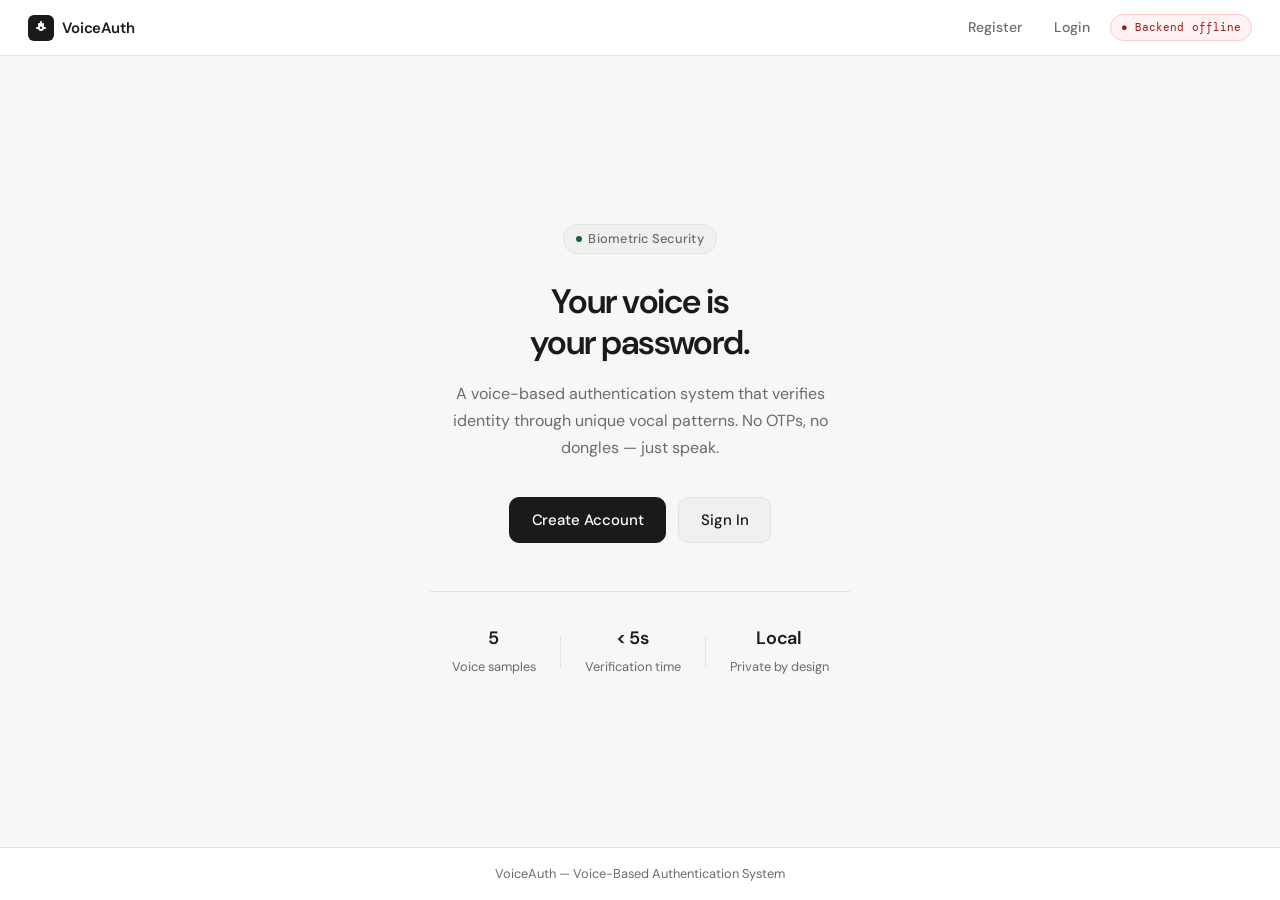
<file: frontend-copy/index.html>
<!DOCTYPE html>
<html lang="en">
<head>
  <meta charset="UTF-8" />
  <meta name="viewport" content="width=device-width, initial-scale=1.0" />
  <title>VoiceAuth — Voice-Based Authentication</title>
  <link rel="stylesheet" href="css/styles.css" />
  <link rel="stylesheet" href="css/components.css" />
  <link rel="stylesheet" href="css/responsive.css" />
</head>
<body>
<div class="app-wrapper">

  <!-- Navbar -->
  <nav class="navbar">
    <a href="index.html" class="navbar-brand">
      <div class="brand-mark">
        <svg viewBox="0 0 14 14" xmlns="http://www.w3.org/2000/svg">
          <path d="M7 1v4M5 3h4M3 7h2M9 7h2M5 7a2 2 0 0 0 4 0V5a2 2 0 0 0-4 0v2z"/>
        </svg>
      </div>
      VoiceAuth
    </a>
    <div class="navbar-right">
      <a href="register.html" class="nav-link">Register</a>
      <a href="login.html" class="nav-link">Login</a>
      <span id="health-badge" class="health-badge">Checking…</span>
    </div>
  </nav>

  <!-- Hero -->
  <main class="page-center">
    <section class="hero-section">

      <div class="hero-badge">
        <span class="hero-badge-dot"></span>
        Biometric Security
      </div>

      <h1>Your voice is<br/>your password.</h1>

      <p>
        A voice-based authentication system that verifies identity through
        unique vocal patterns. No OTPs, no dongles — just speak.
      </p>

      <div class="hero-actions">
        <a href="register.html" class="btn btn-primary">Create Account</a>
        <a href="login.html" class="btn btn-secondary">Sign In</a>
      </div>

      <div class="hero-meta">
        <div class="hero-meta-item">
          <strong>5</strong>
          <span>Voice samples</span>
        </div>
        <div class="hero-meta-sep"></div>
        <div class="hero-meta-item">
          <strong>&lt; 5s</strong>
          <span>Verification time</span>
        </div>
        <div class="hero-meta-sep"></div>
        <div class="hero-meta-item">
          <strong>Local</strong>
          <span>Private by design</span>
        </div>
      </div>

    </section>
  </main>

  <!-- Footer -->
  <footer>
    <p>VoiceAuth &mdash; Voice-Based Authentication System</p>
  </footer>

</div>

<!-- Toast container -->
<div id="toast-container"></div>

<!-- Scripts -->
<script src="js/config.js"></script>
<script src="js/api.js"></script>
<script src="js/ui.js"></script>
<script>
  document.addEventListener("DOMContentLoaded", () => {
    UI.initHealthBadge();
  });
</script>
</body>
</html>
</file>
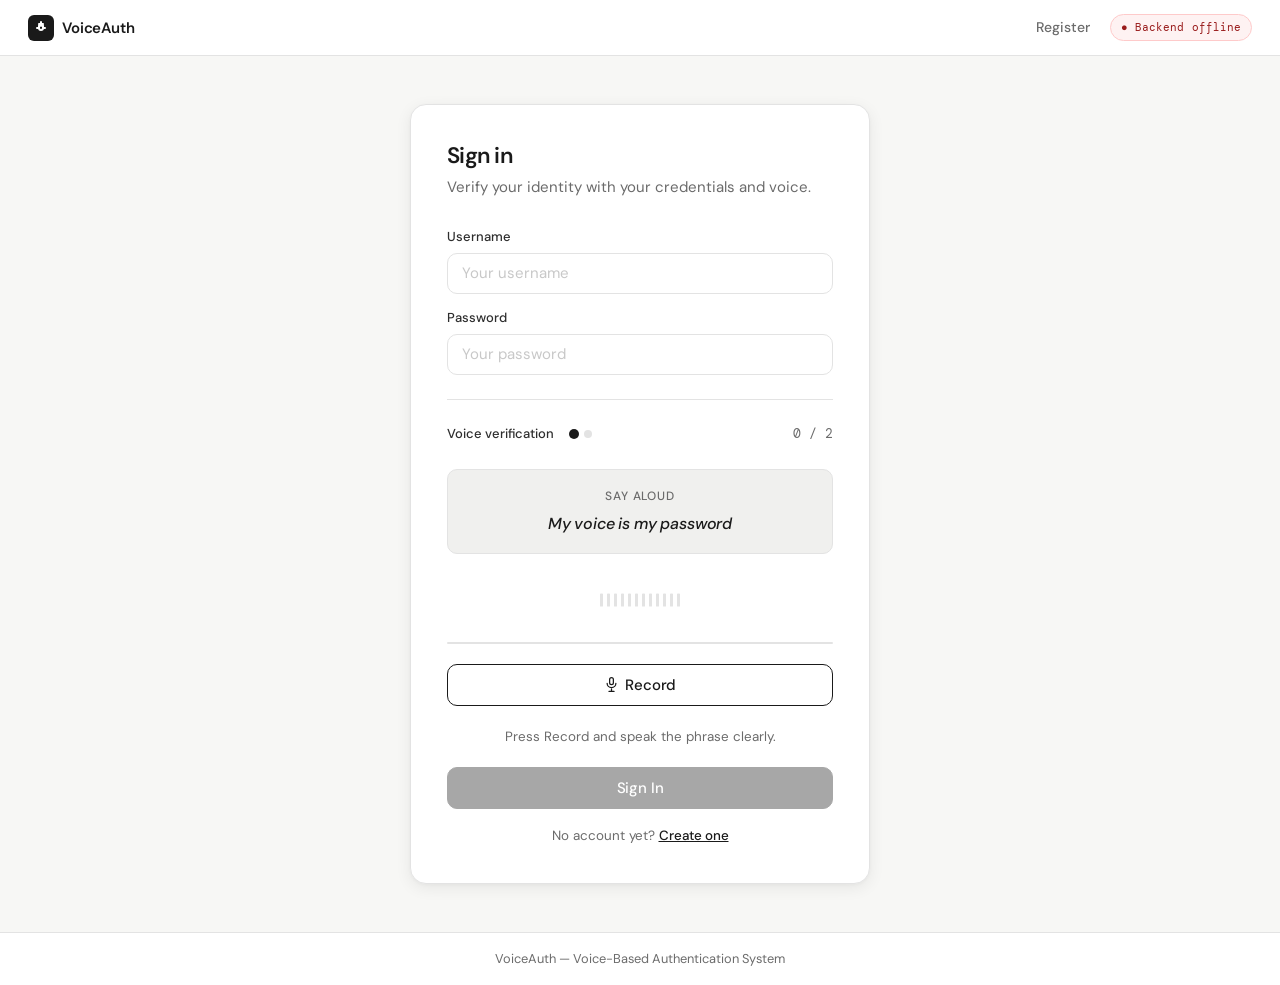
<file: frontend-copy/login.html>
<!DOCTYPE html>
<html lang="en">
<head>
  <meta charset="UTF-8" />
  <meta name="viewport" content="width=device-width, initial-scale=1.0" />
  <title>Sign In — VoiceAuth</title>
  <link rel="stylesheet" href="css/styles.css" />
  <link rel="stylesheet" href="css/components.css" />
  <link rel="stylesheet" href="css/responsive.css" />
</head>
<body>
<div class="app-wrapper">

  <!-- Navbar -->
  <nav class="navbar">
    <a href="index.html" class="navbar-brand">
      <div class="brand-mark">
        <svg viewBox="0 0 14 14" xmlns="http://www.w3.org/2000/svg">
          <path d="M7 1v4M5 3h4M3 7h2M9 7h2M5 7a2 2 0 0 0 4 0V5a2 2 0 0 0-4 0v2z"/>
        </svg>
      </div>
      VoiceAuth
    </a>
    <div class="navbar-right">
      <a href="register.html" class="nav-link">Register</a>
      <span id="health-badge" class="health-badge">Checking…</span>
    </div>
  </nav>

  <!-- Main -->
  <main class="page-center">
    <div class="card voice-card">

      <!-- Header -->
      <div class="card-header">
        <h2>Sign in</h2>
        <p>Verify your identity with your credentials and voice.</p>
      </div>

      <!-- Credentials -->
      <div class="form-group">
        <label class="form-label" for="username">Username</label>
        <input
          class="form-input"
          type="text"
          id="username"
          placeholder="Your username"
          autocomplete="username"
          spellcheck="false"
        />
      </div>

      <div class="form-group">
        <label class="form-label" for="password">Password</label>
        <input
          class="form-input"
          type="password"
          id="password"
          placeholder="Your password"
          autocomplete="current-password"
        />
      </div>

      <div class="divider"></div>

      <!-- Voice section header -->
      <div class="steps-row">
        <span style="font-size:0.8125rem; font-weight:500; color:var(--charcoal);">Voice verification</span>
        <div id="steps-track" style="display:flex;gap:0.4rem;margin-left:0.5rem;"></div>
        <span id="step-counter" class="step-counter">0 / 2</span>
      </div>

      <!-- Prompt -->
      <div class="prompt-box">
        <div class="prompt-label">Say aloud</div>
        <div id="prompt-text" class="prompt-text">My voice is my password</div>
      </div>

      <!-- Waveform -->
      <div id="waveform" class="waveform-wrap">
        <div class="waveform-bar"></div>
        <div class="waveform-bar"></div>
        <div class="waveform-bar"></div>
        <div class="waveform-bar"></div>
        <div class="waveform-bar"></div>
        <div class="waveform-bar"></div>
        <div class="waveform-bar"></div>
        <div class="waveform-bar"></div>
        <div class="waveform-bar"></div>
        <div class="waveform-bar"></div>
        <div class="waveform-bar"></div>
        <div class="waveform-bar"></div>
      </div>

      <!-- Timer bar -->
      <div class="timer-track">
        <div id="timer-bar"></div>
      </div>

      <!-- Record row -->
      <div class="record-row">
        <button type="button" id="record-btn" class="btn btn-record">
          <svg class="mic-icon" viewBox="0 0 24 24" fill="none" stroke="currentColor" stroke-width="2" stroke-linecap="round" stroke-linejoin="round">
            <rect x="9" y="1" width="6" height="11" rx="3"/>
            <path d="M5 10a7 7 0 0 0 14 0"/>
            <line x1="12" y1="19" x2="12" y2="23"/>
            <line x1="8" y1="23" x2="16" y2="23"/>
          </svg>
          Record
        </button>
      </div>

      <!-- Status -->
      <p id="status-msg" class="status-msg status-neutral">
        Press Record and speak the phrase clearly.
      </p>

      <div style="margin-top:1.25rem;">
        <button type="button" id="submit-btn" class="btn btn-primary btn-full" disabled>
          Sign In
        </button>
      </div>

      <p style="text-align:center; margin-top:1rem; font-size:0.8375rem; color:var(--muted);">
        No account yet? <a href="register.html" style="color:var(--ink); font-weight:500;">Create one</a>
      </p>

    </div>
  </main>

  <!-- Footer -->
  <footer>
    <p>VoiceAuth &mdash; Voice-Based Authentication System</p>
  </footer>

</div>

<!-- Toast -->
<div id="toast-container"></div>

<!-- Scripts (order matters) -->
<script src="js/config.js"></script>
<script src="js/api.js"></script>
<script src="js/recorder.js"></script>
<script src="js/ui.js"></script>
<script src="js/login.js"></script>
<script>
  // Prevent any Enter key from reloading
  document.addEventListener("keydown", (e) => {
    if (e.key === "Enter") e.preventDefault();
  });
</script>
</body>
</html>
</file>
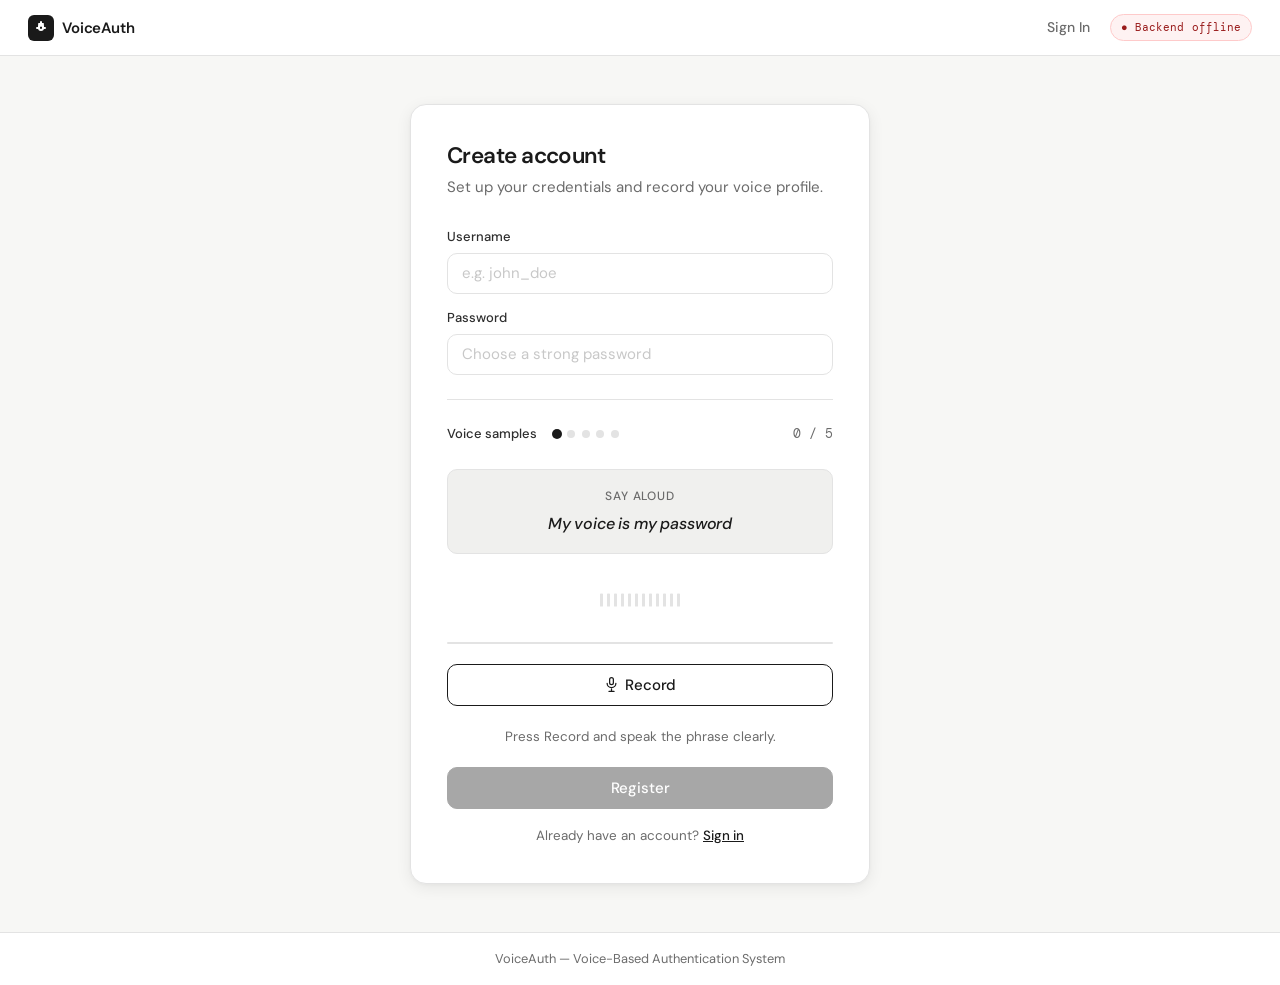
<file: frontend-copy/register.html>
<!DOCTYPE html>
<html lang="en">
<head>
  <meta charset="UTF-8" />
  <meta name="viewport" content="width=device-width, initial-scale=1.0" />
  <title>Register — VoiceAuth</title>
  <link rel="stylesheet" href="css/styles.css" />
  <link rel="stylesheet" href="css/components.css" />
  <link rel="stylesheet" href="css/responsive.css" />
</head>
<body>
<div class="app-wrapper">

  <!-- Navbar -->
  <nav class="navbar">
    <a href="index.html" class="navbar-brand">
      <div class="brand-mark">
        <svg viewBox="0 0 14 14" xmlns="http://www.w3.org/2000/svg">
          <path d="M7 1v4M5 3h4M3 7h2M9 7h2M5 7a2 2 0 0 0 4 0V5a2 2 0 0 0-4 0v2z"/>
        </svg>
      </div>
      VoiceAuth
    </a>
    <div class="navbar-right">
      <a href="login.html" class="nav-link">Sign In</a>
      <span id="health-badge" class="health-badge">Checking…</span>
    </div>
  </nav>

  <!-- Main -->
  <main class="page-center">
    <div class="card voice-card">

      <!-- Header -->
      <div class="card-header">
        <h2>Create account</h2>
        <p>Set up your credentials and record your voice profile.</p>
      </div>

      <!-- Credentials -->
      <div class="form-group">
        <label class="form-label" for="username">Username</label>
        <input
          class="form-input"
          type="text"
          id="username"
          placeholder="e.g. john_doe"
          autocomplete="username"
          spellcheck="false"
        />
      </div>

      <div class="form-group">
        <label class="form-label" for="password">Password</label>
        <input
          class="form-input"
          type="password"
          id="password"
          placeholder="Choose a strong password"
          autocomplete="new-password"
        />
      </div>

      <div class="divider"></div>

      <!-- Voice section header -->
      <div class="steps-row">
        <span style="font-size:0.8125rem; font-weight:500; color:var(--charcoal);">Voice samples</span>
        <div id="steps-track" style="display:flex;gap:0.4rem;margin-left:0.5rem;"></div>
        <span id="step-counter" class="step-counter">0 / 5</span>
      </div>

      <!-- Prompt -->
      <div class="prompt-box">
        <div class="prompt-label">Say aloud</div>
        <div id="prompt-text" class="prompt-text">My voice is my password</div>
      </div>

      <!-- Waveform -->
      <div id="waveform" class="waveform-wrap">
        <div class="waveform-bar"></div>
        <div class="waveform-bar"></div>
        <div class="waveform-bar"></div>
        <div class="waveform-bar"></div>
        <div class="waveform-bar"></div>
        <div class="waveform-bar"></div>
        <div class="waveform-bar"></div>
        <div class="waveform-bar"></div>
        <div class="waveform-bar"></div>
        <div class="waveform-bar"></div>
        <div class="waveform-bar"></div>
        <div class="waveform-bar"></div>
      </div>

      <!-- Timer bar -->
      <div class="timer-track">
        <div id="timer-bar"></div>
      </div>

      <!-- Record row -->
      <div class="record-row">
        <button type="button" id="record-btn" class="btn btn-record">
          <svg class="mic-icon" viewBox="0 0 24 24" fill="none" stroke="currentColor" stroke-width="2" stroke-linecap="round" stroke-linejoin="round">
            <rect x="9" y="1" width="6" height="11" rx="3"/>
            <path d="M5 10a7 7 0 0 0 14 0"/>
            <line x1="12" y1="19" x2="12" y2="23"/>
            <line x1="8" y1="23" x2="16" y2="23"/>
          </svg>
          Record
        </button>
      </div>

      <!-- Status -->
      <p id="status-msg" class="status-msg status-neutral">
        Press Record and speak the phrase clearly.
      </p>

      <div style="margin-top:1.25rem;">
        <button type="button" id="submit-btn" class="btn btn-primary btn-full" disabled>
          Register
        </button>
      </div>

      <p style="text-align:center; margin-top:1rem; font-size:0.8375rem; color:var(--muted);">
        Already have an account? <a href="login.html" style="color:var(--ink); font-weight:500;">Sign in</a>
      </p>

    </div>
  </main>

  <!-- Footer -->
  <footer>
    <p>VoiceAuth &mdash; Voice-Based Authentication System</p>
  </footer>

</div>

<!-- Toast -->
<div id="toast-container"></div>

<!-- Scripts (order matters) -->
<script src="js/config.js"></script>
<script src="js/api.js"></script>
<script src="js/recorder.js"></script>
<script src="js/ui.js"></script>
<script src="js/register.js"></script>
<script>
  // Prevent any Enter key from reloading
  document.addEventListener("keydown", (e) => {
    if (e.key === "Enter") e.preventDefault();
  });
</script>
</body>
</html>
</file>
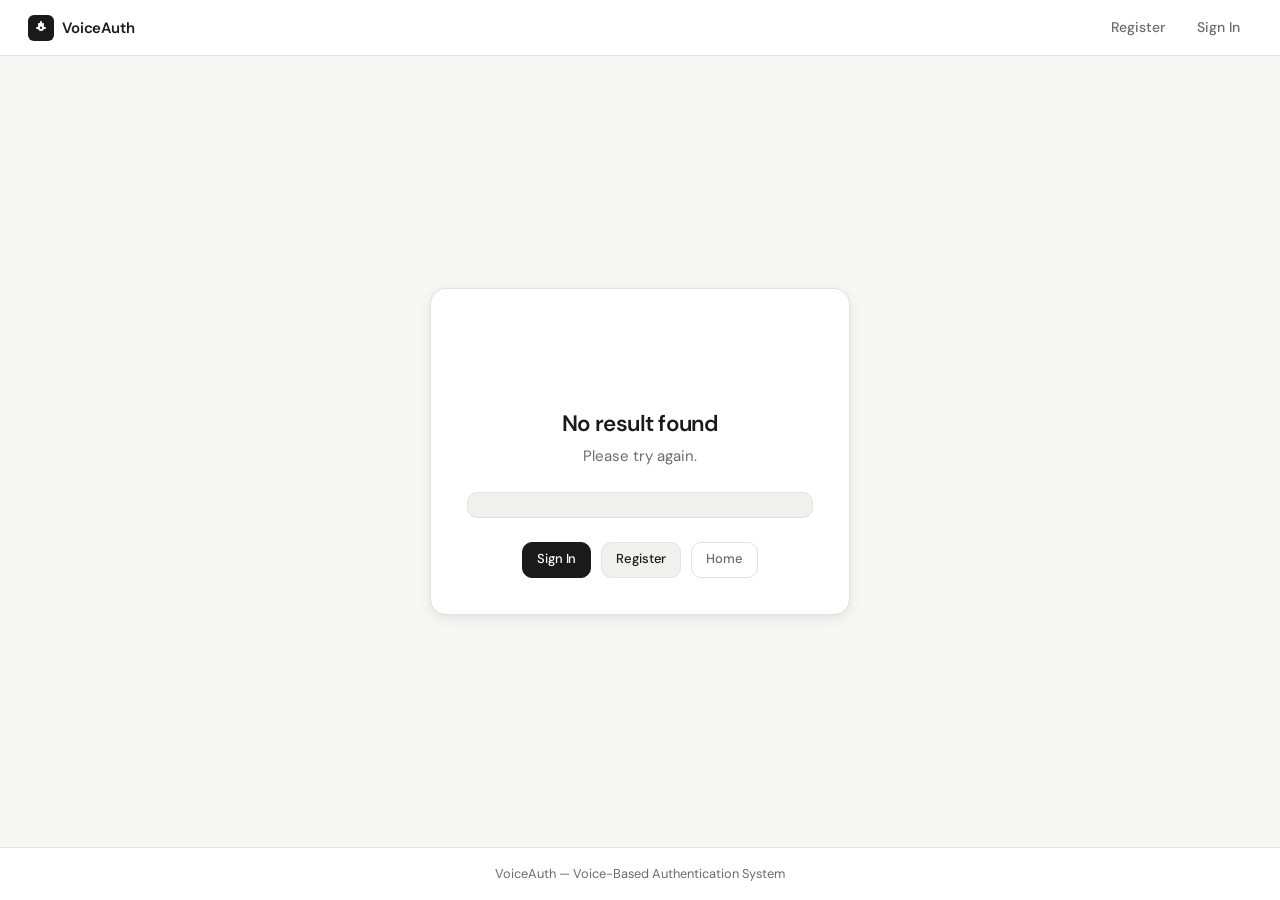
<file: frontend-copy/result.html>
<!DOCTYPE html>
<html lang="en">
<head>
  <meta charset="UTF-8" />
  <meta name="viewport" content="width=device-width, initial-scale=1.0" />
  <meta http-equiv="Cache-Control" content="no-cache, no-store, must-revalidate">
  <title>Result — VoiceAuth</title>
  <link rel="stylesheet" href="css/styles.css" />
  <link rel="stylesheet" href="css/components.css" />
  <link rel="stylesheet" href="css/responsive.css" />
  <style>
    /* Score ring animation on load */
    .score-ring-fill {
      stroke-dasharray: 201;   /* 2π × 32 ≈ 201 */
      stroke-dashoffset: 201;
      transition: stroke-dashoffset 1.1s cubic-bezier(0.4,0,0.2,1) 0.3s;
    }
  </style>
</head>
<body>
<div class="app-wrapper">

  <!-- Navbar -->
  <nav class="navbar">
    <a href="index.html" class="navbar-brand">
      <div class="brand-mark">
        <svg viewBox="0 0 14 14" xmlns="http://www.w3.org/2000/svg">
          <path d="M7 1v4M5 3h4M3 7h2M9 7h2M5 7a2 2 0 0 0 4 0V5a2 2 0 0 0-4 0v2z"/>
        </svg>
      </div>
      VoiceAuth
    </a>
    <div class="navbar-right">
      <a href="register.html" class="nav-link">Register</a>
      <a href="login.html" class="nav-link">Sign In</a>
    </div>
  </nav>

  <!-- Main -->
  <main class="page-center">
    <div id="result-card" class="card result-card">

      <!-- Icon -->
      <div id="result-icon" class="result-icon"></div>

      <!-- Title & subtitle -->
      <h2 id="result-title" class="result-title">Loading…</h2>
      <p id="result-subtitle" class="result-subtitle"></p>

      <!-- Score ring (shown only when score present) -->
      <div id="score-section" class="score-ring-wrap" style="display:none;">
        <div id="score-ring" class="score-ring">
          <svg viewBox="0 0 80 80">
            <circle class="score-ring-bg"   cx="40" cy="40" r="32"/>
            <circle class="score-ring-fill" cx="40" cy="40" r="32" id="score-arc"/>
          </svg>
          <div class="score-center">
            <span id="score-value" class="score-value">—</span>
            <span class="score-label">score</span>
          </div>
        </div>
      </div>

      <!-- Meta details -->
      <div id="result-meta" class="result-meta"></div>

      <!-- Action buttons -->
      <div class="result-actions">
        <a href="login.html"    class="btn btn-primary btn-sm">Sign In</a>
        <a href="register.html" class="btn btn-secondary btn-sm">Register</a>
        <a href="index.html"    class="btn btn-outline btn-sm">Home</a>
      </div>

    </div>
  </main>

  <!-- Footer -->
  <footer>
    <p>VoiceAuth &mdash; Voice-Based Authentication System</p>
  </footer>

</div>

<!-- Toast -->
<div id="toast-container"></div>

<!-- Scripts -->
<script src="js/config.js"></script>
<script src="js/api.js"></script>
<script src="js/ui.js"></script>
<script src="js/result.js"></script>
<script>
  // Animate score ring after result.js renders
  document.addEventListener("DOMContentLoaded", () => {
    // Score ring animation is triggered by result.js
    // via window.animateScoreRing(score, denied)
  });

  window.animateScoreRing = function (score, denied) {
    const section = document.getElementById("score-section");
    const arc     = document.getElementById("score-arc");
    const val     = document.getElementById("score-value");
    const ring    = document.getElementById("score-ring");

    if (!section || !arc) return;

    section.style.display = "flex";

    const circumference = 201;
    const offset = circumference - (score * circumference);

    if (denied) ring.classList.add("score-ring-denied");

    val.textContent = (score * 100).toFixed(1) + "%";

    // Trigger animation after a brief delay
    setTimeout(() => {
      arc.style.strokeDashoffset = offset;
    }, 50);
  };
</script>
</body>
</html>
</file>
<file: frontend-copy/css/styles.css>
/* ─────────────────────────────────────────────
   styles.css  –  Core design system
   Theme: Clean Minimalist / Security SaaS
   ───────────────────────────────────────────── */

@import url('https://fonts.googleapis.com/css2?family=DM+Sans:ital,opsz,wght@0,9..40,300;0,9..40,400;0,9..40,500;0,9..40,600;1,9..40,400&family=DM+Mono:wght@400;500&display=swap');

/* ── CSS Variables ───────────────────────────── */
:root {
  --black:    #0d0d0d;
  --ink:      #1a1a1a;
  --charcoal: #2e2e2e;
  --muted:    #6b6b6b;
  --border:   #e3e3e3;
  --bg:       #f7f7f5;
  --surface:  #ffffff;
  --off:      #f0f0ee;

  --green:    #166534;
  --green-bg: #f0fdf4;
  --green-border: #bbf7d0;
  --red:      #991b1b;
  --red-bg:   #fef2f2;
  --red-border: #fecaca;
  --amber:    #92400e;
  --amber-bg: #fffbeb;
  --amber-border: #fde68a;

  --radius-sm: 6px;
  --radius:    10px;
  --radius-lg: 16px;
  --radius-xl: 24px;

  --shadow-sm: 0 1px 3px rgba(0,0,0,0.06);
  --shadow:    0 4px 16px rgba(0,0,0,0.07), 0 1px 4px rgba(0,0,0,0.04);
  --shadow-lg: 0 12px 40px rgba(0,0,0,0.10), 0 2px 8px rgba(0,0,0,0.05);

  --font-sans: 'DM Sans', system-ui, sans-serif;
  --font-mono: 'DM Mono', 'Courier New', monospace;

  --t: 150ms ease;
}

/* ── Reset ───────────────────────────────────── */
*, *::before, *::after { box-sizing: border-box; margin: 0; padding: 0; }
html { font-size: 16px; scroll-behavior: smooth; }

body {
  font-family: var(--font-sans);
  background: var(--bg);
  color: var(--ink);
  line-height: 1.6;
  -webkit-font-smoothing: antialiased;
  min-height: 100vh;
  display: flex;
  flex-direction: column;
}

/* ── Typography ──────────────────────────────── */
h1 { font-size: 2.125rem; font-weight: 600; letter-spacing: -0.03em; line-height: 1.2; }
h2 { font-size: 1.4rem;   font-weight: 600; letter-spacing: -0.025em; line-height: 1.3; }
h3 { font-size: 1.0625rem; font-weight: 500; }
p  { color: var(--muted); font-size: 0.9375rem; }
a  { color: inherit; }

/* ── App Layout ──────────────────────────────── */
.app-wrapper {
  display: flex;
  flex-direction: column;
  min-height: 100vh;
}

.page-center {
  flex: 1;
  display: flex;
  align-items: center;
  justify-content: center;
  padding: 2rem 1.25rem;
}

/* ── Navbar ──────────────────────────────────── */
.navbar {
  display: flex;
  align-items: center;
  justify-content: space-between;
  padding: 0 1.75rem;
  height: 56px;
  background: var(--surface);
  border-bottom: 1px solid var(--border);
  position: sticky;
  top: 0;
  z-index: 100;
}

.navbar-brand {
  display: flex;
  align-items: center;
  gap: 0.5rem;
  text-decoration: none;
  color: var(--ink);
  font-weight: 600;
  font-size: 0.9375rem;
  letter-spacing: -0.01em;
}

.brand-mark {
  width: 26px;
  height: 26px;
  background: var(--ink);
  border-radius: 6px;
  display: flex;
  align-items: center;
  justify-content: center;
}

.brand-mark svg {
  width: 14px;
  height: 14px;
  fill: none;
  stroke: white;
  stroke-width: 2;
  stroke-linecap: round;
}

.navbar-right {
  display: flex;
  align-items: center;
  gap: 0.5rem;
}

.nav-link {
  text-decoration: none;
  color: var(--muted);
  font-size: 0.875rem;
  font-weight: 500;
  padding: 0.375rem 0.75rem;
  border-radius: var(--radius-sm);
  transition: color var(--t), background var(--t);
}

.nav-link:hover { color: var(--ink); background: var(--off); }
.nav-link.active { color: var(--ink); background: var(--off); }

/* ── Health Badge ────────────────────────────── */
.health-badge {
  font-family: var(--font-mono);
  font-size: 0.6875rem;
  padding: 0.25rem 0.6rem;
  border-radius: 100px;
  border: 1px solid var(--border);
  background: var(--off);
  color: var(--muted);
  transition: all var(--t);
  letter-spacing: 0.01em;
}

.health-badge.connected { color: var(--green); background: var(--green-bg); border-color: var(--green-border); }
.health-badge.offline   { color: var(--red);   background: var(--red-bg);   border-color: var(--red-border);   }
.health-badge.checking  { color: var(--muted); }

/* ── Card ────────────────────────────────────── */
.card {
  background: var(--surface);
  border: 1px solid var(--border);
  border-radius: var(--radius-lg);
  box-shadow: var(--shadow);
  padding: 2.25rem;
  width: 100%;
  max-width: 440px;
  animation: fadeInUp 0.35s ease both;
}

.card-header {
  margin-bottom: 1.75rem;
}

.card-header p {
  margin-top: 0.3rem;
}

/* ── Buttons ─────────────────────────────────── */
.btn {
  display: inline-flex;
  align-items: center;
  justify-content: center;
  gap: 0.4rem;
  font-family: var(--font-sans);
  font-size: 0.9375rem;
  font-weight: 500;
  padding: 0.625rem 1.375rem;
  border-radius: var(--radius);
  border: 1px solid transparent;
  cursor: pointer;
  transition: all var(--t);
  text-decoration: none;
  white-space: nowrap;
  user-select: none;
  letter-spacing: -0.01em;
}

.btn:focus-visible {
  outline: 2px solid var(--ink);
  outline-offset: 3px;
}

.btn-primary {
  background: var(--ink);
  color: #fff;
  border-color: var(--ink);
}
.btn-primary:hover:not(:disabled) {
  background: var(--charcoal);
}

.btn-secondary {
  background: var(--off);
  color: var(--ink);
  border-color: var(--border);
}
.btn-secondary:hover:not(:disabled) {
  background: var(--border);
}

.btn-outline {
  background: transparent;
  color: var(--muted);
  border-color: var(--border);
}
.btn-outline:hover:not(:disabled) {
  background: var(--off);
  color: var(--ink);
}

.btn-record {
  background: var(--surface);
  color: var(--ink);
  border: 1.5px solid var(--ink);
}
.btn-record:hover:not(:disabled) {
  background: var(--ink);
  color: #fff;
}
.btn-record.is-recording {
  background: var(--red-bg);
  border-color: var(--red);
  color: var(--red);
}

.btn:disabled {
  opacity: 0.38;
  cursor: not-allowed;
  pointer-events: none;
}

.btn.loading {
  position: relative;
  color: transparent !important;
  pointer-events: none;
}
.btn.loading::after {
  content: '';
  position: absolute;
  width: 15px;
  height: 15px;
  border: 2px solid rgba(255,255,255,0.35);
  border-top-color: #fff;
  border-radius: 50%;
  animation: spin 0.65s linear infinite;
}
.btn-secondary.loading::after,
.btn-outline.loading::after {
  border-color: rgba(0,0,0,0.15);
  border-top-color: var(--ink);
}

.btn-sm { font-size: 0.8125rem; padding: 0.4rem 0.875rem; }
.btn-full { width: 100%; }

/* ── Form ────────────────────────────────────── */
.form-group { margin-bottom: 0.9rem; }

.form-label {
  display: block;
  font-size: 0.8125rem;
  font-weight: 500;
  color: var(--charcoal);
  margin-bottom: 0.3rem;
}

.form-input {
  width: 100%;
  padding: 0.6rem 0.875rem;
  font-family: var(--font-sans);
  font-size: 0.9375rem;
  color: var(--ink);
  background: var(--surface);
  border: 1.5px solid var(--border);
  border-radius: var(--radius);
  transition: border-color var(--t), box-shadow var(--t);
  outline: none;
}
.form-input:focus {
  border-color: var(--ink);
  box-shadow: 0 0 0 3px rgba(26,26,26,0.07);
}
.form-input::placeholder { color: #c8c8c8; }

/* ── Divider ─────────────────────────────────── */
.divider {
  height: 1px;
  background: var(--border);
  margin: 1.5rem 0;
}

/* ── Footer ──────────────────────────────────── */
footer {
  padding: 1rem 2rem;
  border-top: 1px solid var(--border);
  text-align: center;
  background: var(--surface);
}
footer p { font-size: 0.8rem; color: var(--muted); }

/* ── Toast ───────────────────────────────────── */
#toast-container {
  position: fixed;
  bottom: 1.5rem;
  right: 1.5rem;
  z-index: 999;
  display: flex;
  flex-direction: column;
  gap: 0.5rem;
  pointer-events: none;
}

.toast {
  padding: 0.7rem 1rem;
  border-radius: var(--radius);
  font-size: 0.875rem;
  font-weight: 500;
  box-shadow: var(--shadow-lg);
  opacity: 0;
  transform: translateY(10px);
  transition: all 0.25s ease;
  max-width: 300px;
  pointer-events: auto;
}
.toast-show { opacity: 1; transform: translateY(0); }
.toast-error   { background: var(--red-bg);   color: var(--red);   border: 1px solid var(--red-border);   }
.toast-success { background: var(--green-bg); color: var(--green); border: 1px solid var(--green-border); }
.toast-info    { background: var(--off);      color: var(--ink);   border: 1px solid var(--border);       }

/* ── Animations ──────────────────────────────── */
@keyframes spin {
  to { transform: rotate(360deg); }
}

@keyframes fadeInUp {
  from { opacity: 0; transform: translateY(14px); }
  to   { opacity: 1; transform: translateY(0);    }
}

@keyframes pulse-ring {
  0%   { transform: scale(1);    opacity: 0.6; }
  100% { transform: scale(1.55); opacity: 0;   }
}

@keyframes wave-bar {
  0%, 100% { transform: scaleY(0.3); }
  50%       { transform: scaleY(1);   }
}
</file>
<file: frontend-copy/css/components.css>
/* ─────────────────────────────────────────────
   components.css  –  Page-specific components
   ───────────────────────────────────────────── */

/* ══════════════════════════════════════════════
   INDEX PAGE
   ══════════════════════════════════════════════ */

.hero-section {
  text-align: center;
  max-width: 560px;
  padding: 3rem 1.5rem;
  animation: fadeInUp 0.5s ease both;
}

.hero-badge {
  display: inline-flex;
  align-items: center;
  gap: 0.4rem;
  background: var(--off);
  border: 1px solid var(--border);
  border-radius: 100px;
  padding: 0.25rem 0.75rem;
  font-size: 0.8rem;
  font-weight: 500;
  color: var(--muted);
  margin-bottom: 1.75rem;
  letter-spacing: 0.02em;
}

.hero-badge-dot {
  width: 6px;
  height: 6px;
  background: var(--green);
  border-radius: 50%;
}

.hero-section h1 {
  margin-bottom: 1rem;
}

.hero-section p {
  font-size: 1rem;
  line-height: 1.7;
  max-width: 420px;
  margin: 0 auto 2.25rem;
}

.hero-actions {
  display: flex;
  gap: 0.75rem;
  justify-content: center;
  flex-wrap: wrap;
}

.hero-meta {
  display: flex;
  align-items: center;
  justify-content: center;
  gap: 1.5rem;
  margin-top: 3rem;
  padding-top: 2rem;
  border-top: 1px solid var(--border);
}

.hero-meta-item {
  text-align: center;
}

.hero-meta-item strong {
  display: block;
  font-size: 1.125rem;
  font-weight: 600;
  letter-spacing: -0.02em;
  color: var(--ink);
}

.hero-meta-item span {
  font-size: 0.8rem;
  color: var(--muted);
}

.hero-meta-sep {
  width: 1px;
  height: 32px;
  background: var(--border);
}

/* ══════════════════════════════════════════════
   REGISTER & LOGIN PAGES  –  Voice recording UI
   ══════════════════════════════════════════════ */

.voice-card {
  max-width: 460px;
}

/* Step dots */
.steps-row {
  display: flex;
  align-items: center;
  gap: 0.5rem;
  margin-bottom: 1.5rem;
}

.step-dot {
  width: 8px;
  height: 8px;
  border-radius: 50%;
  background: var(--border);
  transition: all 0.2s ease;
  flex-shrink: 0;
}

.step-dot.active {
  background: var(--ink);
  transform: scale(1.25);
}

.step-dot.done {
  background: var(--green);
}

.step-counter {
  margin-left: auto;
  font-family: var(--font-mono);
  font-size: 0.8rem;
  color: var(--muted);
}

/* Prompt box */
.prompt-box {
  background: var(--off);
  border: 1px solid var(--border);
  border-radius: var(--radius);
  padding: 1.1rem 1.25rem;
  margin-bottom: 1.5rem;
  text-align: center;
}

.prompt-label {
  font-size: 0.75rem;
  font-weight: 500;
  color: var(--muted);
  text-transform: uppercase;
  letter-spacing: 0.08em;
  margin-bottom: 0.4rem;
}

.prompt-text {
  font-size: 1rem;
  font-weight: 500;
  color: var(--ink);
  font-style: italic;
  letter-spacing: -0.01em;
  line-height: 1.4;
}

/* Waveform */
.waveform-wrap {
  display: flex;
  align-items: center;
  justify-content: center;
  gap: 4px;
  height: 44px;
  margin-bottom: 1.25rem;
}

.waveform-bar {
  width: 3px;
  height: 100%;
  background: var(--border);
  border-radius: 2px;
  transform: scaleY(0.3);
  transform-origin: center;
  transition: background 0.3s ease;
}

.recording-active .waveform-bar {
  background: var(--ink);
}

.recording-active .waveform-bar:nth-child(1)  { animation: wave-bar 0.9s 0.00s ease-in-out infinite; }
.recording-active .waveform-bar:nth-child(2)  { animation: wave-bar 0.9s 0.07s ease-in-out infinite; }
.recording-active .waveform-bar:nth-child(3)  { animation: wave-bar 0.9s 0.14s ease-in-out infinite; }
.recording-active .waveform-bar:nth-child(4)  { animation: wave-bar 0.9s 0.21s ease-in-out infinite; }
.recording-active .waveform-bar:nth-child(5)  { animation: wave-bar 0.9s 0.28s ease-in-out infinite; }
.recording-active .waveform-bar:nth-child(6)  { animation: wave-bar 0.9s 0.21s ease-in-out infinite; }
.recording-active .waveform-bar:nth-child(7)  { animation: wave-bar 0.9s 0.14s ease-in-out infinite; }
.recording-active .waveform-bar:nth-child(8)  { animation: wave-bar 0.9s 0.07s ease-in-out infinite; }
.recording-active .waveform-bar:nth-child(9)  { animation: wave-bar 0.9s 0.00s ease-in-out infinite; }
.recording-active .waveform-bar:nth-child(10) { animation: wave-bar 0.9s 0.35s ease-in-out infinite; }
.recording-active .waveform-bar:nth-child(11) { animation: wave-bar 0.9s 0.42s ease-in-out infinite; }
.recording-active .waveform-bar:nth-child(12) { animation: wave-bar 0.9s 0.28s ease-in-out infinite; }

/* Timer progress bar */
.timer-track {
  height: 2px;
  background: var(--border);
  border-radius: 2px;
  overflow: hidden;
  margin-bottom: 1.25rem;
}

#timer-bar {
  height: 100%;
  width: 0%;
  background: var(--ink);
  border-radius: 2px;
}

/* Record row */
.record-row {
  display: flex;
  gap: 0.75rem;
  margin-bottom: 1.25rem;
}

.record-row .btn-record {
  flex: 1;
}

/* Status message */
.status-msg {
  font-size: 0.8375rem;
  text-align: center;
  min-height: 1.25rem;
  transition: color 0.2s ease;
}

.status-neutral   { color: var(--muted); }
.status-success   { color: var(--green); }
.status-error     { color: var(--red);   }
.status-recording { color: var(--red);   font-weight: 500; }

/* Mic icon (inline SVG inside record btn) */
.mic-icon {
  width: 15px;
  height: 15px;
  flex-shrink: 0;
}

/* ══════════════════════════════════════════════
   RESULT PAGE
   ══════════════════════════════════════════════ */

.result-card {
  max-width: 420px;
  text-align: center;
}

.result-icon {
  width: 64px;
  height: 64px;
  margin: 0 auto 1.25rem;
  color: var(--muted);
  transition: color 0.3s ease;
}

.result-icon svg {
  width: 100%;
  height: 100%;
}

.result-card.state-success .result-icon { color: var(--green); }
.result-card.state-denied  .result-icon { color: var(--red);   }
.result-card.state-error   .result-icon { color: var(--amber); }

.result-title {
  margin-bottom: 0.375rem;
}

.result-subtitle {
  font-size: 0.9375rem;
  color: var(--muted);
  margin-bottom: 1.5rem;
}

/* Score ring */
.score-ring-wrap {
  display: flex;
  justify-content: center;
  margin-bottom: 1.5rem;
}

.score-ring {
  position: relative;
  width: 80px;
  height: 80px;
}

.score-ring svg {
  width: 80px;
  height: 80px;
  transform: rotate(-90deg);
}

.score-ring-bg { fill: none; stroke: var(--border); stroke-width: 5; }
.score-ring-fill {
  fill: none;
  stroke: var(--green);
  stroke-width: 5;
  stroke-linecap: round;
  transition: stroke-dashoffset 1s ease;
}

.score-ring-denied .score-ring-fill { stroke: var(--red); }

.score-center {
  position: absolute;
  inset: 0;
  display: flex;
  flex-direction: column;
  align-items: center;
  justify-content: center;
  gap: 0;
}

.score-value {
  font-size: 1.125rem;
  font-weight: 600;
  font-family: var(--font-mono);
  letter-spacing: -0.02em;
  color: var(--ink);
  line-height: 1;
}

.score-label {
  font-size: 0.6rem;
  color: var(--muted);
  text-transform: uppercase;
  letter-spacing: 0.06em;
}

/* Meta table */
.result-meta {
  background: var(--off);
  border: 1px solid var(--border);
  border-radius: var(--radius);
  padding: 0.75rem 1rem;
  margin-bottom: 1.5rem;
  text-align: left;
}

.meta-row {
  display: flex;
  align-items: center;
  justify-content: space-between;
  padding: 0.35rem 0;
  font-size: 0.875rem;
}

.meta-row + .meta-row {
  border-top: 1px solid var(--border);
}

.meta-label { color: var(--muted); }

.meta-value {
  font-weight: 500;
  font-family: var(--font-mono);
  color: var(--ink);
  font-size: 0.8375rem;
}

.highlight-positive { color: var(--green); }
.highlight-negative { color: var(--red);   }

/* Result state styles */
.result-card.state-success { border-color: var(--green-border); }
.result-card.state-denied  { border-color: var(--red-border);   }
.result-card.state-error   { border-color: var(--amber-border); }

.result-actions {
  display: flex;
  gap: 0.625rem;
  flex-wrap: wrap;
  justify-content: center;
}
</file>
<file: frontend-copy/css/responsive.css>
/* ─────────────────────────────────────────────
   responsive.css  –  Mobile & tablet breakpoints
   ───────────────────────────────────────────── */

/* ── Tablet (≤768px) ──────────────────────────── */
@media (max-width: 768px) {
  h1 { font-size: 1.75rem; }
  h2 { font-size: 1.25rem; }

  .navbar {
    padding: 0 1.25rem;
  }

  .card,
  .voice-card,
  .result-card {
    padding: 1.75rem 1.375rem;
    border-radius: var(--radius);
  }

  .hero-section {
    padding: 2rem 1rem;
  }

  .hero-meta {
    gap: 1rem;
    margin-top: 2rem;
    padding-top: 1.5rem;
  }

  .hero-actions {
    flex-direction: column;
    align-items: stretch;
  }

  .hero-actions .btn {
    width: 100%;
  }

  .navbar-right .nav-link {
    display: none;
  }
}

/* ── Mobile (≤480px) ──────────────────────────── */
@media (max-width: 480px) {
  .navbar {
    padding: 0 1rem;
  }

  .card,
  .voice-card,
  .result-card {
    padding: 1.5rem 1.125rem;
    margin: 0;
    border-radius: var(--radius);
    box-shadow: none;
    border-left: none;
    border-right: none;
    border-radius: 0;
    max-width: 100%;
  }

  .page-center {
    padding: 0;
    align-items: flex-start;
  }

  .hero-section {
    padding: 2rem 1rem;
    text-align: left;
  }

  .hero-section p { margin-left: 0; }

  .hero-badge,
  .hero-meta { display: none; }

  .hero-actions {
    flex-direction: column;
  }

  .record-row {
    flex-direction: column;
  }

  .result-actions {
    flex-direction: column;
  }

  .result-actions .btn {
    width: 100%;
  }

  #toast-container {
    left: 1rem;
    right: 1rem;
    bottom: 1rem;
  }

  .toast {
    max-width: 100%;
  }
}

/* ── Tall screens – prevent content from floating high ── */
@media (min-height: 800px) {
  .page-center {
    padding-top: 3rem;
    padding-bottom: 3rem;
    align-items: center;
  }
}
</file>
